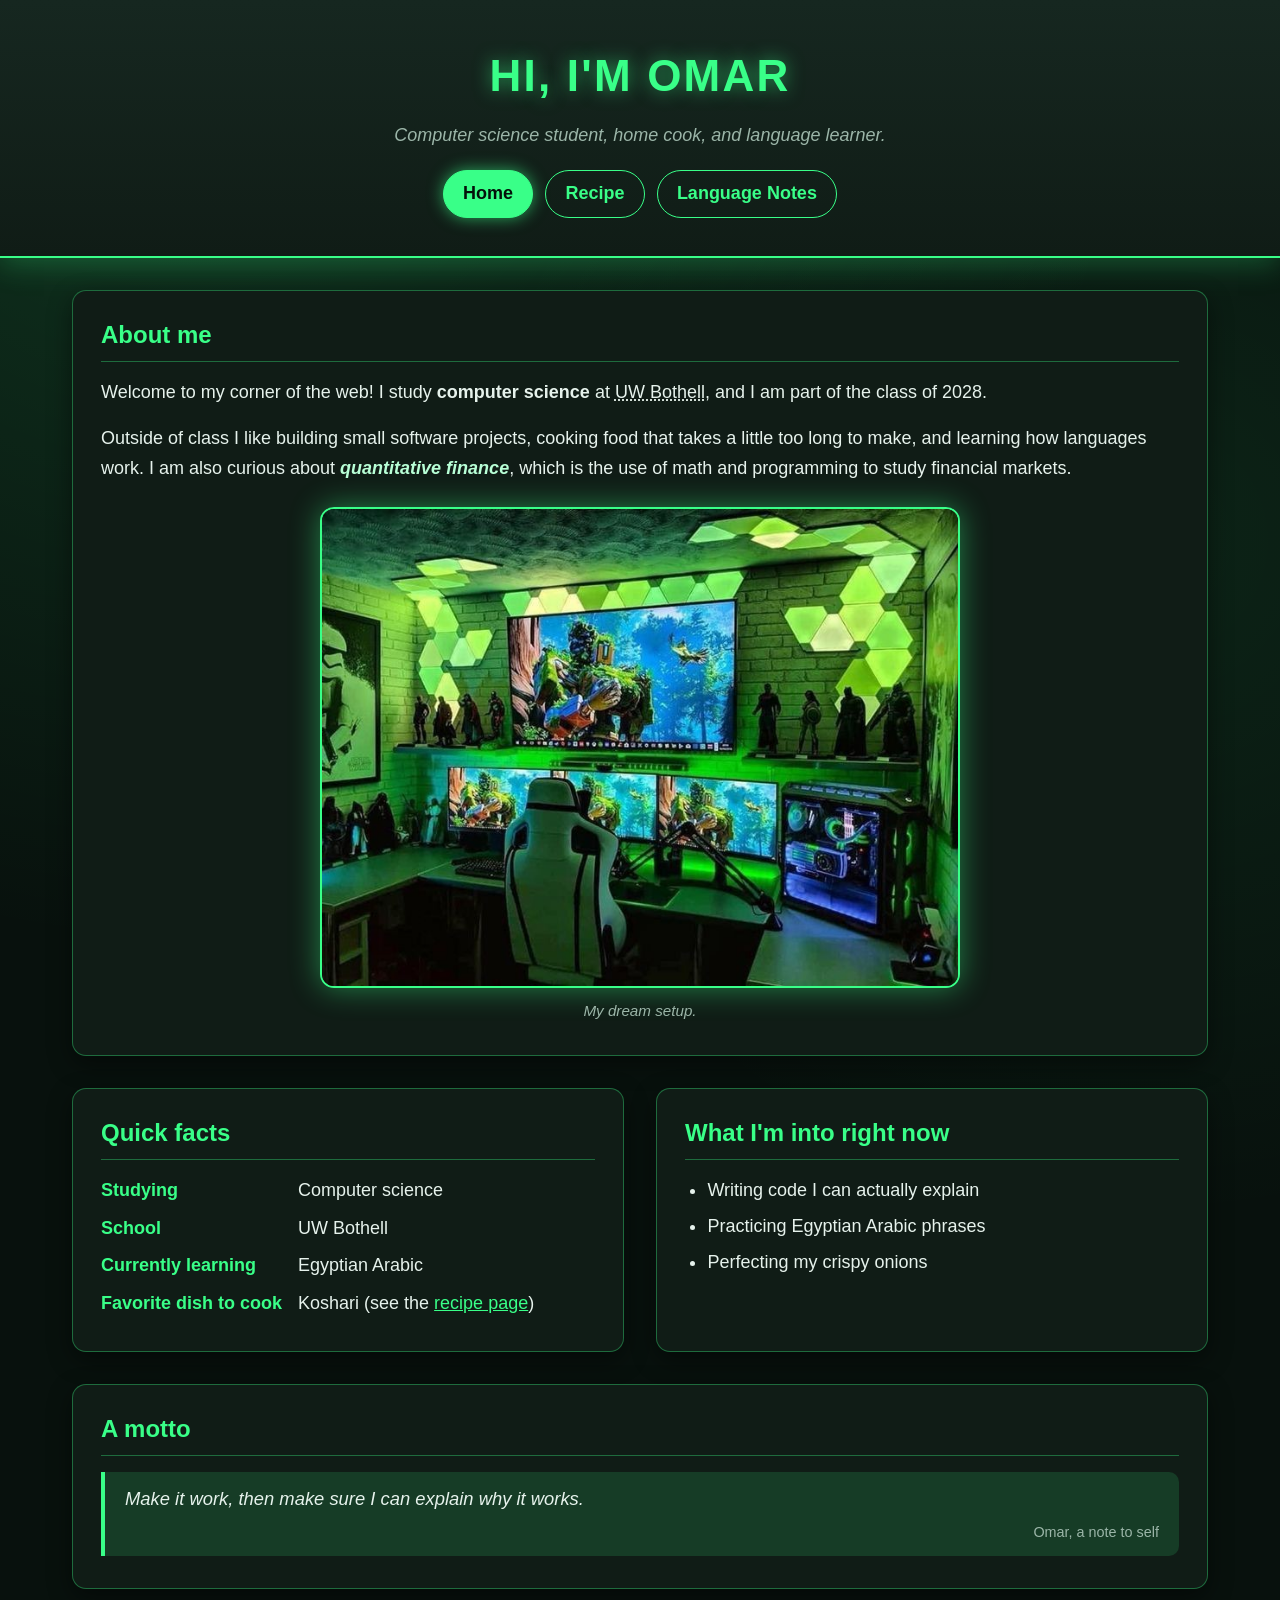
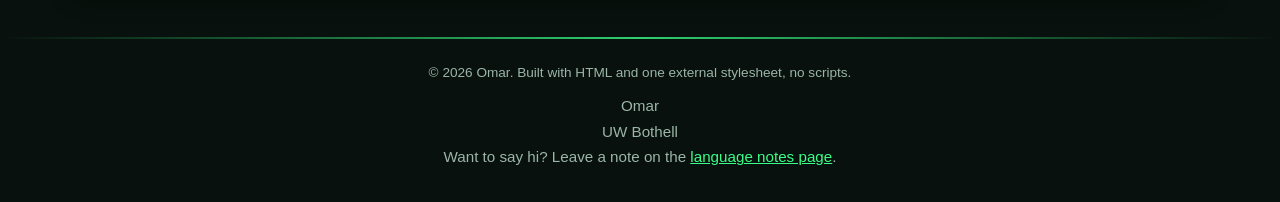
<file: index.html>
<!DOCTYPE html>
<html lang="en">
<head>
  <meta charset="utf-8">
  <meta name="viewport" content="width=device-width, initial-scale=1">
  <meta name="description" content="Omar's personal website: who I am, a koshari recipe, and my notes on learning Egyptian Arabic.">
  <title>Omar | Home</title>
  <link rel="stylesheet" href="styles.css">
</head>
<body>
  <header>
    <h1>Hi, I'm Omar</h1>
    <p><em>Computer science student, home cook, and language learner.</em></p>
    <nav>
      <ul>
        <li><a href="index.html" aria-current="page">Home</a></li>
        <li><a href="recipe.html">Recipe</a></li>
        <li><a href="notes.html">Language Notes</a></li>
      </ul>
    </nav>
  </header>

  <main>
    <section>
      <h2>About me</h2>
      <p>Welcome to my corner of the web! I study <strong>computer science</strong> at <abbr title="University of Washington Bothell">UW Bothell</abbr>, and I am part of the class of <time datetime="2028">2028</time>.</p>
      <p>Outside of class I like building small software projects, cooking food that takes a little too long to make, and learning how languages work. I am also curious about <dfn>quantitative finance</dfn>, which is the use of math and programming to study financial markets.</p>
      <figure>
        <img src="images/dream-setup.jpg" alt="A dream gaming room lit in green, with a huge wall-mounted screen, three monitors, a white gaming chair, a glowing PC tower, and collectible figures on the shelves" width="736" height="552">
        <figcaption>My dream setup.</figcaption>
      </figure>
    </section>

    <section>
      <h2>Quick facts</h2>
      <dl>
        <dt>Studying</dt>
        <dd>Computer science</dd>
        <dt>School</dt>
        <dd>UW Bothell</dd>
        <dt>Currently learning</dt>
        <dd>Egyptian Arabic</dd>
        <dt>Favorite dish to cook</dt>
        <dd>Koshari (see the <a href="recipe.html">recipe page</a>)</dd>
      </dl>
    </section>

    <aside>
      <h2>What I'm into right now</h2>
      <ul>
        <li>Writing code I can actually explain</li>
        <li>Practicing Egyptian Arabic phrases</li>
        <li>Perfecting my crispy onions</li>
      </ul>
    </aside>

    <section>
      <h2>A motto</h2>
      <blockquote>
        <p>Make it work, then make sure I can explain why it works.</p>
        <footer>Omar, a note to self</footer>
      </blockquote>
    </section>
  </main>

  <hr>

  <footer>
    <p><small>&copy; 2026 Omar. Built with HTML and one external stylesheet, no scripts.</small></p>
    <address>
      Omar<br>
      UW Bothell<br>
      Want to say hi? Leave a note on the <a href="notes.html">language notes page</a>.
    </address>
  </footer>
</body>
</html>
</file>
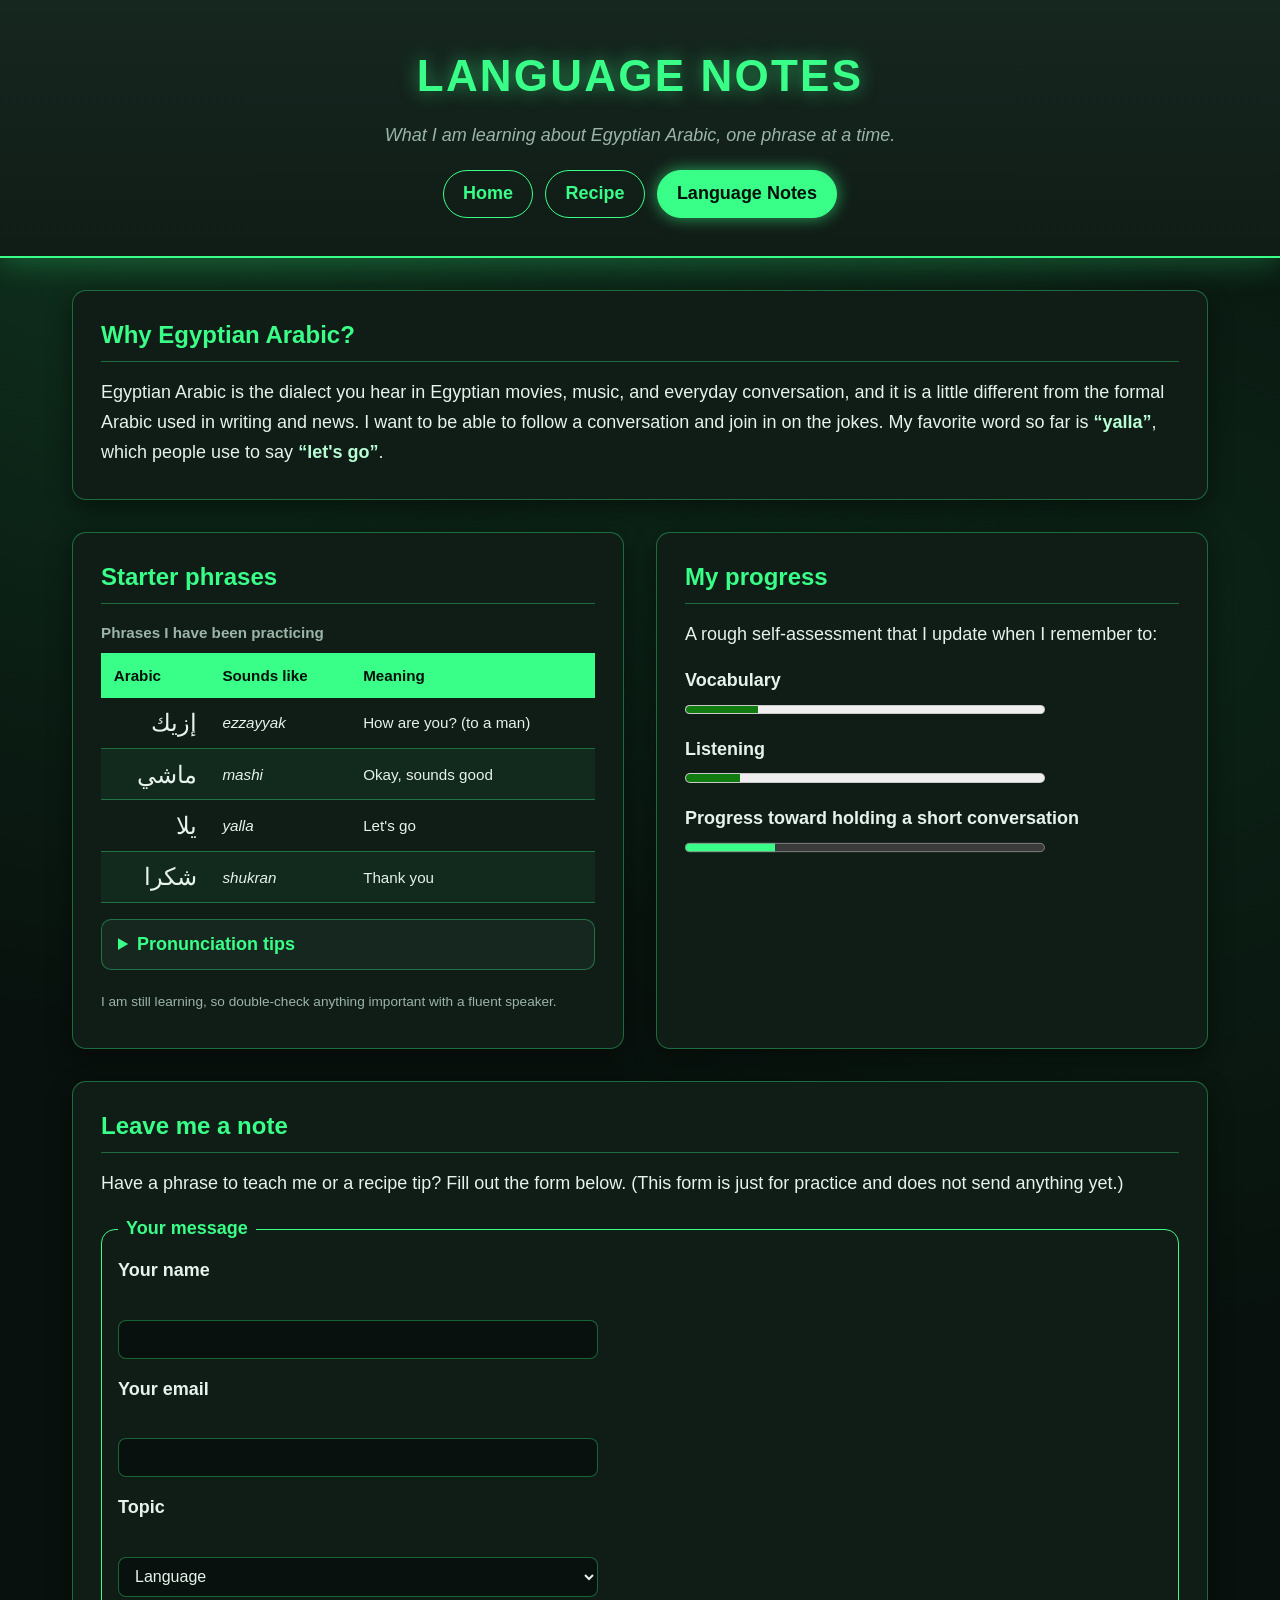
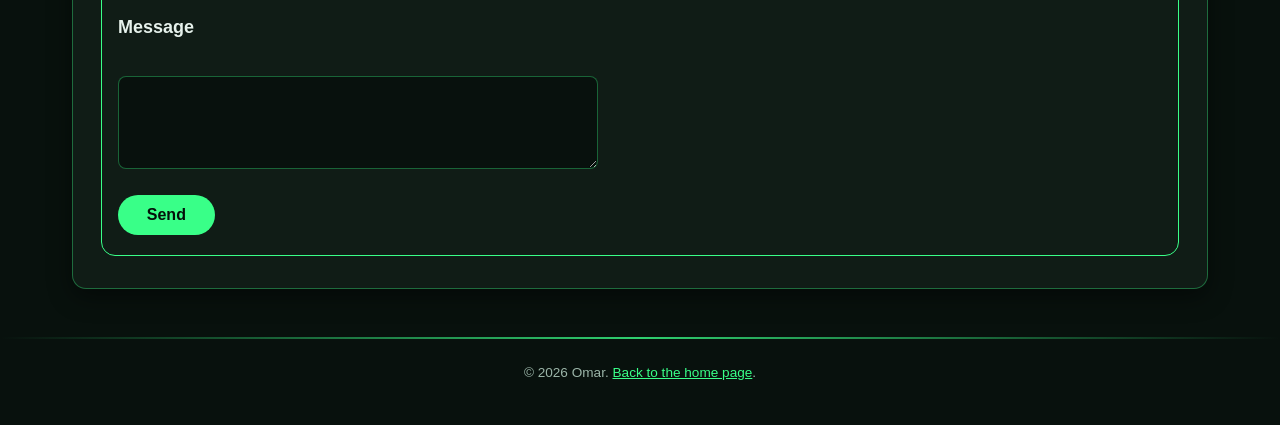
<file: notes.html>
<!DOCTYPE html>
<html lang="en">
<head>
  <meta charset="utf-8">
  <meta name="viewport" content="width=device-width, initial-scale=1">
  <meta name="description" content="My notes on learning Egyptian Arabic, with starter phrases and a place to leave me a note.">
  <title>Omar | Language Notes</title>
  <link rel="stylesheet" href="styles.css">
</head>
<body>
  <header>
    <h1>Language Notes</h1>
    <p><em>What I am learning about Egyptian Arabic, one phrase at a time.</em></p>
    <nav>
      <ul>
        <li><a href="index.html">Home</a></li>
        <li><a href="recipe.html">Recipe</a></li>
        <li><a href="notes.html" aria-current="page">Language Notes</a></li>
      </ul>
    </nav>
  </header>

  <main>
    <section>
      <h2>Why Egyptian Arabic?</h2>
      <p>Egyptian Arabic is the dialect you hear in Egyptian movies, music, and everyday conversation, and it is a little different from the formal Arabic used in writing and news. I want to be able to follow a conversation and join in on the jokes. My favorite word so far is <q>yalla</q>, which people use to say <q>let's go</q>.</p>
    </section>

    <section>
      <h2>Starter phrases</h2>
      <table>
        <caption>Phrases I have been practicing</caption>
        <thead>
          <tr>
            <th scope="col">Arabic</th>
            <th scope="col">Sounds like</th>
            <th scope="col">Meaning</th>
          </tr>
        </thead>
        <tbody>
          <tr>
            <td lang="ar" dir="rtl">إزيك</td>
            <td><i>ezzayyak</i></td>
            <td>How are you? (to a man)</td>
          </tr>
          <tr>
            <td lang="ar" dir="rtl">ماشي</td>
            <td><i>mashi</i></td>
            <td>Okay, sounds good</td>
          </tr>
          <tr>
            <td lang="ar" dir="rtl">يلا</td>
            <td><i>yalla</i></td>
            <td>Let's go</td>
          </tr>
          <tr>
            <td lang="ar" dir="rtl">شكرا</td>
            <td><i>shukran</i></td>
            <td>Thank you</td>
          </tr>
        </tbody>
      </table>
      <details>
        <summary>Pronunciation tips</summary>
        <ul>
          <li>Say the sounds out loud, even when it feels silly.</li>
          <li>Arabic is written from right to left, so the first letter is on the right.</li>
          <li>Listen to native speakers and copy their rhythm.</li>
        </ul>
      </details>
      <p><small>I am still learning, so double-check anything important with a fluent speaker.</small></p>
    </section>

    <section>
      <h2>My progress</h2>
      <p>A rough self-assessment that I update when I remember to:</p>
      <p>
        <label for="vocab">Vocabulary</label>
        <meter id="vocab" min="0" max="100" value="20">20%</meter>
      </p>
      <p>
        <label for="listening">Listening</label>
        <meter id="listening" min="0" max="100" value="15">15%</meter>
      </p>
      <p>
        <label for="goal">Progress toward holding a short conversation</label>
        <progress id="goal" max="100" value="25">25%</progress>
      </p>
    </section>

    <section>
      <h2>Leave me a note</h2>
      <p>Have a phrase to teach me or a recipe tip? Fill out the form below. (This form is just for practice and does not send anything yet.)</p>
      <form>
        <fieldset>
          <legend>Your message</legend>
          <p>
            <label for="name">Your name</label><br>
            <input type="text" id="name" name="name">
          </p>
          <p>
            <label for="email">Your email</label><br>
            <input type="email" id="email" name="email">
          </p>
          <p>
            <label for="topic">Topic</label><br>
            <select id="topic" name="topic">
              <option value="language">Language</option>
              <option value="food">Food</option>
              <option value="school">School</option>
              <option value="other">Something else</option>
            </select>
          </p>
          <p>
            <label for="message">Message</label><br>
            <textarea id="message" name="message" rows="4" cols="40"></textarea>
          </p>
          <p>
            <button type="submit">Send</button>
          </p>
        </fieldset>
      </form>
    </section>
  </main>

  <hr>

  <footer>
    <p><small>&copy; 2026 Omar. <a href="index.html">Back to the home page</a>.</small></p>
  </footer>
</body>
</html>
</file>
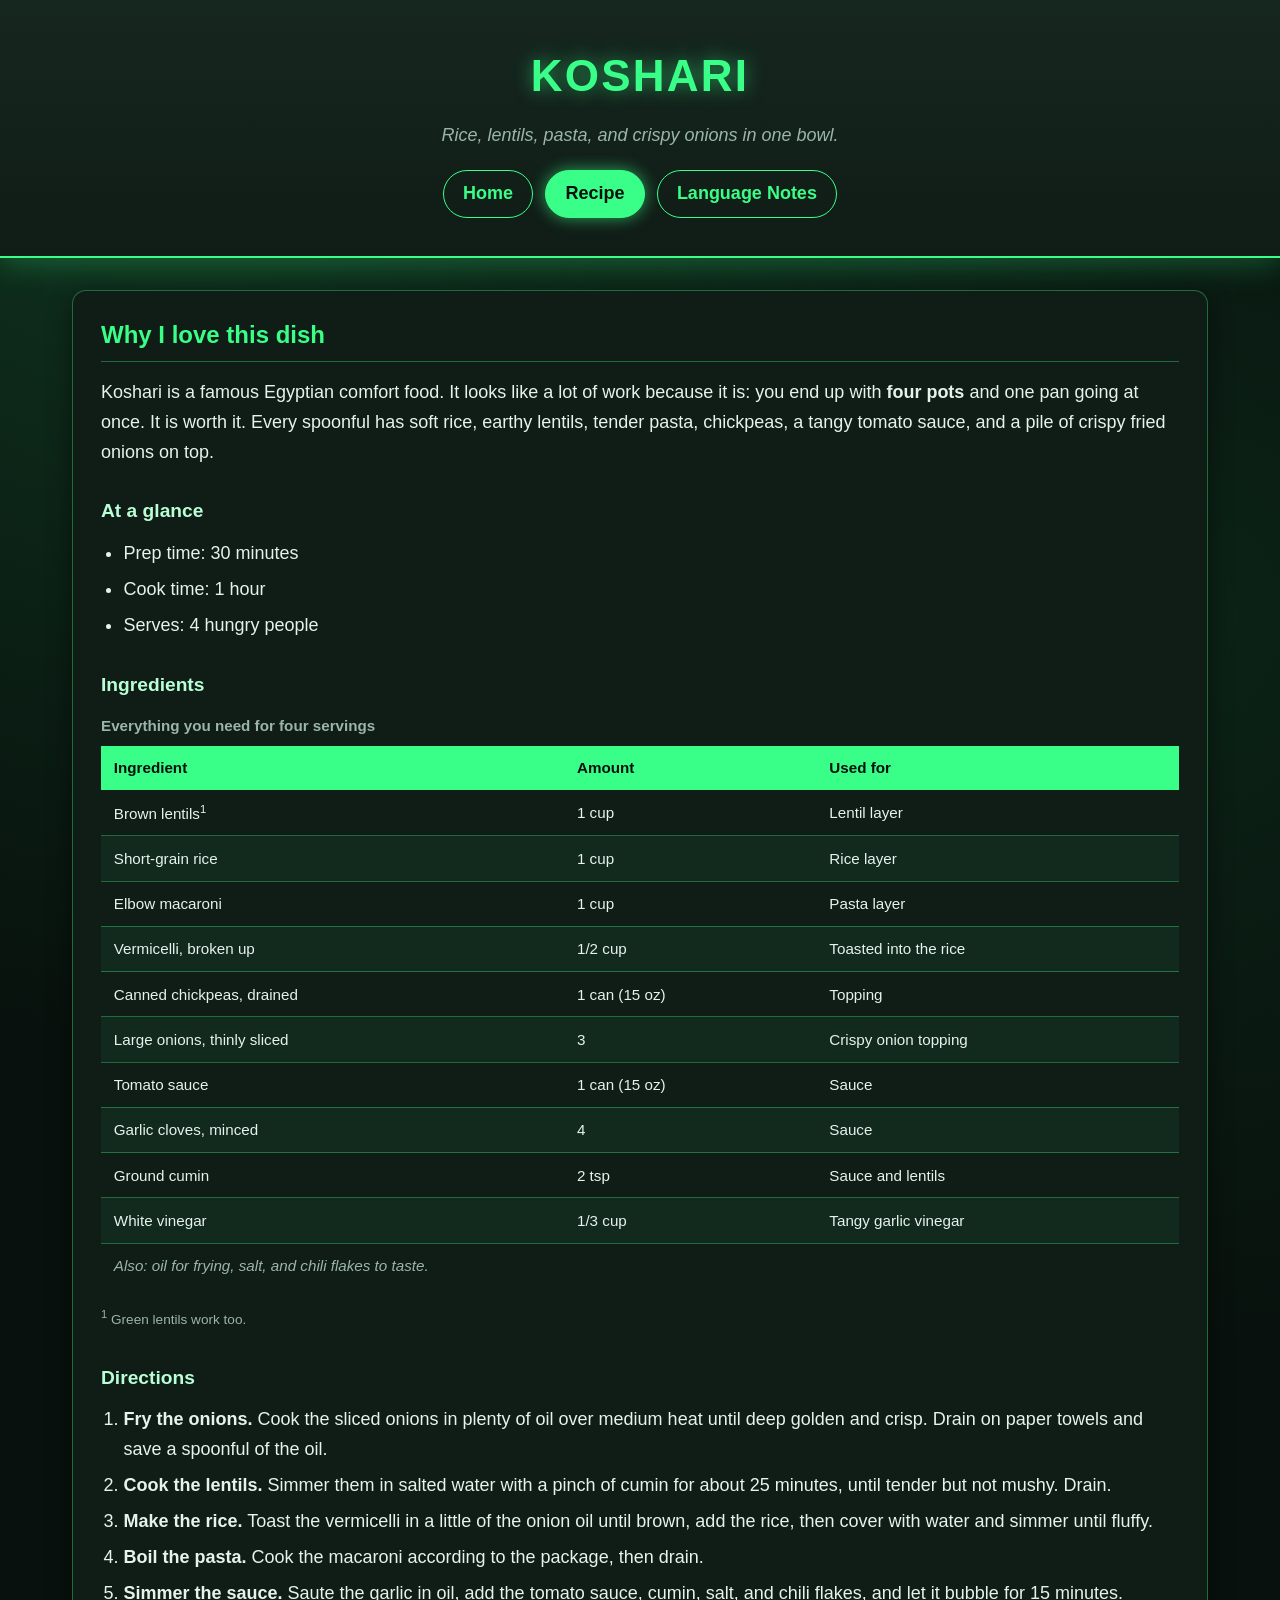
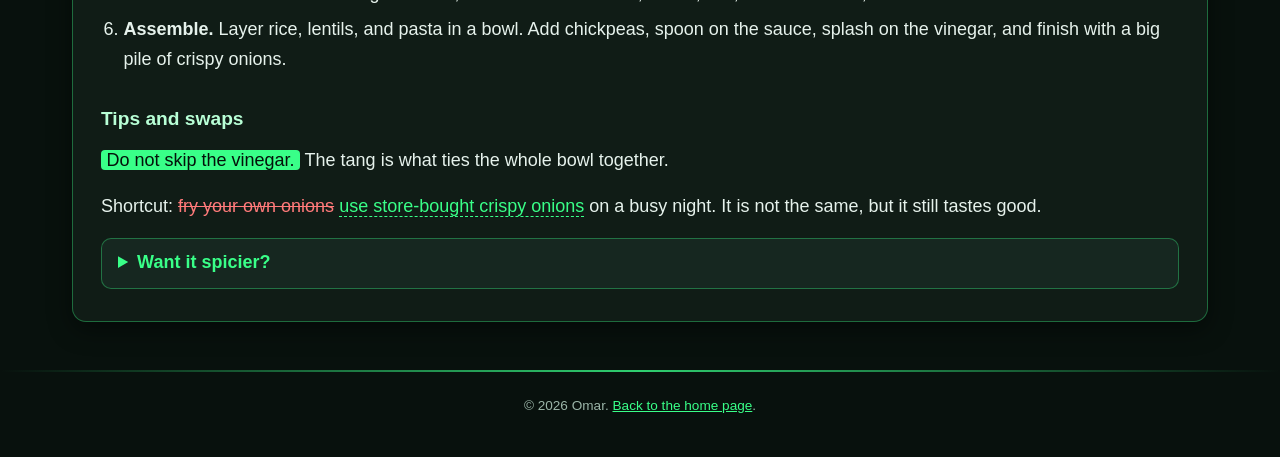
<file: recipe.html>
<!DOCTYPE html>
<html lang="en">
<head>
  <meta charset="utf-8">
  <meta name="viewport" content="width=device-width, initial-scale=1">
  <meta name="description" content="A koshari recipe: rice, lentils, pasta, chickpeas, spicy tomato sauce, and crispy onions.">
  <title>Omar | Koshari Recipe</title>
  <link rel="stylesheet" href="styles.css">
</head>
<body>
  <header>
    <h1>Koshari</h1>
    <p><em>Rice, lentils, pasta, and crispy onions in one bowl.</em></p>
    <nav>
      <ul>
        <li><a href="index.html">Home</a></li>
        <li><a href="recipe.html" aria-current="page">Recipe</a></li>
        <li><a href="notes.html">Language Notes</a></li>
      </ul>
    </nav>
  </header>

  <main>
    <article>
      <h2>Why I love this dish</h2>
      <p>Koshari is a famous Egyptian comfort food. It looks like a lot of work because it is: you end up with <strong>four pots</strong> and one pan going at once. It is worth it. Every spoonful has soft rice, earthy lentils, tender pasta, chickpeas, a tangy tomato sauce, and a pile of crispy fried onions on top.</p>

      <section>
        <h3>At a glance</h3>
        <ul>
          <li>Prep time: <time datetime="PT30M">30 minutes</time></li>
          <li>Cook time: <time datetime="PT1H">1 hour</time></li>
          <li>Serves: 4 hungry people</li>
        </ul>
      </section>

      <section>
        <h3>Ingredients</h3>
        <table>
          <caption>Everything you need for four servings</caption>
          <thead>
            <tr>
              <th scope="col">Ingredient</th>
              <th scope="col">Amount</th>
              <th scope="col">Used for</th>
            </tr>
          </thead>
          <tbody>
            <tr>
              <td>Brown lentils<sup>1</sup></td>
              <td>1 cup</td>
              <td>Lentil layer</td>
            </tr>
            <tr>
              <td>Short-grain rice</td>
              <td>1 cup</td>
              <td>Rice layer</td>
            </tr>
            <tr>
              <td>Elbow macaroni</td>
              <td>1 cup</td>
              <td>Pasta layer</td>
            </tr>
            <tr>
              <td>Vermicelli, broken up</td>
              <td>1/2 cup</td>
              <td>Toasted into the rice</td>
            </tr>
            <tr>
              <td>Canned chickpeas, drained</td>
              <td>1 can (15 oz)</td>
              <td>Topping</td>
            </tr>
            <tr>
              <td>Large onions, thinly sliced</td>
              <td>3</td>
              <td>Crispy onion topping</td>
            </tr>
            <tr>
              <td>Tomato sauce</td>
              <td>1 can (15 oz)</td>
              <td>Sauce</td>
            </tr>
            <tr>
              <td>Garlic cloves, minced</td>
              <td>4</td>
              <td>Sauce</td>
            </tr>
            <tr>
              <td>Ground cumin</td>
              <td>2 tsp</td>
              <td>Sauce and lentils</td>
            </tr>
            <tr>
              <td>White vinegar</td>
              <td>1/3 cup</td>
              <td>Tangy garlic vinegar</td>
            </tr>
          </tbody>
          <tfoot>
            <tr>
              <td colspan="3">Also: oil for frying, salt, and chili flakes to taste.</td>
            </tr>
          </tfoot>
        </table>
        <p><small><sup>1</sup> Green lentils work too.</small></p>
      </section>

      <section>
        <h3>Directions</h3>
        <ol>
          <li><strong>Fry the onions.</strong> Cook the sliced onions in plenty of oil over medium heat until deep golden and crisp. Drain on paper towels and save a spoonful of the oil.</li>
          <li><strong>Cook the lentils.</strong> Simmer them in salted water with a pinch of cumin for about 25 minutes, until tender but not mushy. Drain.</li>
          <li><strong>Make the rice.</strong> Toast the vermicelli in a little of the onion oil until brown, add the rice, then cover with water and simmer until fluffy.</li>
          <li><strong>Boil the pasta.</strong> Cook the macaroni according to the package, then drain.</li>
          <li><strong>Simmer the sauce.</strong> Saute the garlic in oil, add the tomato sauce, cumin, salt, and chili flakes, and let it bubble for 15 minutes.</li>
          <li><strong>Assemble.</strong> Layer rice, lentils, and pasta in a bowl. Add chickpeas, spoon on the sauce, splash on the vinegar, and finish with a big pile of crispy onions.</li>
        </ol>
      </section>

      <section>
        <h3>Tips and swaps</h3>
        <p><mark>Do not skip the vinegar.</mark> The tang is what ties the whole bowl together.</p>
        <p>Shortcut: <del>fry your own onions</del> <ins>use store-bought crispy onions</ins> on a busy night. It is not the same, but it still tastes good.</p>
        <details>
          <summary>Want it spicier?</summary>
          <p>Stir a spoonful of chili flakes into the tomato sauce, or fry a few chilies with the onions.</p>
        </details>
      </section>
    </article>
  </main>

  <hr>

  <footer>
    <p><small>&copy; 2026 Omar. <a href="index.html">Back to the home page</a>.</small></p>
  </footer>
</body>
</html>
</file>
<file: styles.css>
/* Omar's personal site: one external stylesheet shared by all three pages.
   Dark theme with a neon green accent to match the dream setup photo.
   Mobile first: the base rules are the phone layout, and the media queries
   at the bottom widen the layout for tablets and desktops. */

:root {
  --bg: #08110d;
  --surface: #101c16;
  --surface-alt: #162720;
  --text: #e6f2ec;
  --muted: #9bb5a8;
  --accent: #39ff88;
  --accent-soft: rgba(57, 255, 136, 0.14);
  --line: rgba(57, 255, 136, 0.35);
  --danger: #ff7a7a;
  --radius: 14px;
}

/* ---------- Base ---------- */

* {
  box-sizing: border-box;
}

html {
  font-size: 100%;
}

body {
  display: flex;
  flex-direction: column;
  min-height: 100vh;
  margin: 0;
  font-family: "Segoe UI", Roboto, "Helvetica Neue", Arial, sans-serif;
  font-size: 1.0625rem;
  line-height: 1.65;
  color: var(--text);
  background-color: var(--bg);
  background-image: radial-gradient(circle at 15% 0%, rgba(57, 255, 136, 0.16), transparent 45%),
    radial-gradient(circle at 90% 30%, rgba(57, 255, 136, 0.08), transparent 40%);
  background-repeat: no-repeat;
}

a {
  color: var(--accent);
  text-decoration: underline;
  transition: color 0.2s ease;
}

a:hover,
a:focus {
  color: #ffffff;
}

img {
  display: block;
  max-width: 100%;
  height: auto;
}

p {
  margin: 0 0 1rem;
}

/* ---------- Header and navigation ---------- */

header {
  padding: 2rem 1rem 1.5rem;
  text-align: center;
  background-color: var(--surface);
  background-image: linear-gradient(180deg, var(--surface-alt), var(--surface));
  border-bottom: 2px solid var(--accent);
  box-shadow: 0 6px 28px rgba(57, 255, 136, 0.25);
}

h1 {
  margin: 0 0 0.5rem;
  font-size: 2rem;
  font-weight: 800;
  letter-spacing: 0.05em;
  text-transform: uppercase;
  color: var(--accent);
  text-shadow: 0 0 18px rgba(57, 255, 136, 0.55);
}

header p {
  margin: 0;
  color: var(--muted);
}

nav ul {
  display: flex;
  flex-wrap: wrap;
  justify-content: center;
  gap: 0.75rem;
  margin: 1.25rem 0 0;
  padding: 0;
  list-style: none;
}

nav a {
  display: inline-block;
  padding: 0.5rem 1.2rem;
  font-weight: 600;
  text-decoration: none;
  color: var(--accent);
  border: 1px solid var(--accent);
  border-radius: 999px;
  transition: background-color 0.2s ease, color 0.2s ease, transform 0.2s ease;
}

nav a:hover,
nav a:focus {
  color: #04110a;
  background-color: var(--accent);
  transform: translateY(-2px);
  outline: 2px solid #ffffff;
  outline-offset: 3px;
}

nav a[aria-current="page"] {
  color: #04110a;
  background-color: var(--accent);
  box-shadow: 0 0 16px rgba(57, 255, 136, 0.6);
}

/* ---------- Main layout ---------- */

main {
  display: grid;
  grid-template-columns: 1fr;
  gap: 1.5rem;
  flex: 1 0 auto;
  width: 100%;
  max-width: 1100px;
  margin: 0 auto;
  padding: 1.5rem 1rem;
}

main > section,
main > aside,
main > article {
  min-width: 0;
  padding: 1.25rem 1.25rem 0.75rem;
  background-color: var(--surface);
  border: 1px solid var(--line);
  border-radius: var(--radius);
  box-shadow: 0 8px 24px rgba(0, 0, 0, 0.45);
}

article section {
  margin-top: 1.75rem;
}

h2 {
  margin: 0 0 1rem;
  padding-bottom: 0.4rem;
  font-size: 1.5rem;
  color: var(--accent);
  border-bottom: 1px solid var(--line);
}

h3 {
  margin: 0 0 0.75rem;
  font-size: 1.2rem;
  color: #b8ffd6;
}

/* ---------- Figure ---------- */

figure {
  max-width: 640px;
  margin: 1.5rem auto 1rem;
}

figure img {
  width: 100%;
  object-fit: cover;
  border: 2px solid var(--accent);
  border-radius: var(--radius);
  box-shadow: 0 0 30px rgba(57, 255, 136, 0.45);
}

figcaption {
  margin-top: 0.6rem;
  font-size: 0.95rem;
  font-style: italic;
  text-align: center;
  color: var(--muted);
}

/* ---------- Text details ---------- */

dl {
  display: grid;
  grid-template-columns: auto 1fr;
  gap: 0.5rem 1rem;
  margin: 0 0 1rem;
}

dt {
  font-weight: 700;
  color: var(--accent);
}

dd {
  margin: 0;
}

ul,
ol {
  margin: 0 0 1rem;
  padding-left: 1.4rem;
}

li {
  margin-bottom: 0.4rem;
}

blockquote {
  margin: 0 0 1rem;
  padding: 0.75rem 1.25rem;
  font-style: italic;
  background-color: var(--accent-soft);
  border-left: 4px solid var(--accent);
  border-radius: 0 10px 10px 0;
}

blockquote p {
  margin-bottom: 0.4rem;
  font-size: 1.15rem;
}

blockquote footer {
  font-size: 0.9rem;
  font-style: normal;
  text-align: right;
  color: var(--muted);
}

abbr {
  text-decoration: underline dotted;
  cursor: help;
}

dfn {
  font-weight: 600;
  font-style: italic;
  color: #b8ffd6;
}

mark {
  padding: 0 0.3em;
  color: #04110a;
  background-color: var(--accent);
  border-radius: 4px;
}

del {
  color: var(--danger);
}

ins {
  color: var(--accent);
  text-decoration: none;
  border-bottom: 1px dashed var(--accent);
}

q {
  font-weight: 600;
  color: #b8ffd6;
}

small {
  font-size: 0.85rem;
  color: var(--muted);
}

sup {
  font-size: 0.7rem;
  vertical-align: super;
}

address {
  font-style: normal;
  line-height: 1.7;
}

details {
  margin: 0 0 1rem;
  padding: 0.6rem 1rem;
  background-color: var(--surface-alt);
  border: 1px solid var(--line);
  border-radius: 10px;
}

summary {
  font-weight: 600;
  color: var(--accent);
  cursor: pointer;
}

details[open] summary {
  margin-bottom: 0.5rem;
}

/* ---------- Tables ---------- */

table {
  width: 100%;
  margin: 0 0 1rem;
  font-size: 0.95rem;
  border-collapse: collapse;
}

caption {
  padding-bottom: 0.5rem;
  font-weight: 600;
  text-align: left;
  color: var(--muted);
  caption-side: top;
}

th {
  padding: 0.6rem 0.8rem;
  text-align: left;
  color: #04110a;
  background-color: var(--accent);
}

td {
  padding: 0.6rem 0.8rem;
  border-bottom: 1px solid var(--line);
  overflow-wrap: break-word;
}

tbody tr:nth-child(even) {
  background-color: rgba(57, 255, 136, 0.06);
}

tbody tr:hover {
  background-color: var(--accent-soft);
}

tfoot td {
  font-style: italic;
  color: var(--muted);
  border-bottom: 0;
}

td[lang="ar"] {
  font-size: 1.5rem;
  line-height: 1.3;
}

/* ---------- Progress bars and form ---------- */

label {
  display: block;
  margin-bottom: 0.25rem;
  font-weight: 600;
}

meter,
progress {
  display: block;
  width: 100%;
  max-width: 360px;
  height: 1.2rem;
  margin-bottom: 1rem;
  accent-color: var(--accent);
}

fieldset {
  min-width: 0;
  margin: 0 0 1rem;
  padding: 0.75rem 1rem 0.25rem;
  border: 1px solid var(--accent);
  border-radius: var(--radius);
}

legend {
  padding: 0 0.5rem;
  font-weight: 700;
  color: var(--accent);
}

input,
select,
textarea {
  width: 100%;
  max-width: 480px;
  padding: 0.6rem 0.75rem;
  font-family: inherit;
  font-size: 1rem;
  color: var(--text);
  background-color: var(--bg);
  border: 1px solid var(--line);
  border-radius: 8px;
  transition: border-color 0.2s ease, box-shadow 0.2s ease;
}

input:focus,
select:focus,
textarea:focus {
  border-color: var(--accent);
  outline: none;
  box-shadow: 0 0 0 3px rgba(57, 255, 136, 0.35);
}

textarea {
  resize: vertical;
}

button {
  padding: 0.7rem 1.8rem;
  font-family: inherit;
  font-size: 1rem;
  font-weight: 700;
  color: #04110a;
  background-color: var(--accent);
  border: 0;
  border-radius: 999px;
  cursor: pointer;
  transition: transform 0.2s ease, box-shadow 0.2s ease;
}

button:hover,
button:focus {
  transform: translateY(-2px);
  box-shadow: 0 0 20px rgba(57, 255, 136, 0.7);
}

/* ---------- Footer ---------- */

hr {
  width: 100%;
  height: 2px;
  margin: 1rem 0 0;
  background-image: linear-gradient(90deg, transparent, var(--accent), transparent);
  border: 0;
  opacity: 0.8;
}

body > footer {
  padding: 1.25rem 1rem 2rem;
  font-size: 0.95rem;
  text-align: center;
  color: var(--muted);
}

body > footer p {
  margin-bottom: 0.5rem;
}

/* ---------- Small phones ---------- */

@media (max-width: 480px) {
  body {
    font-size: 1rem;
  }

  h1 {
    font-size: 1.6rem;
    letter-spacing: 0.02em;
  }

  main {
    gap: 1rem;
    padding: 1rem 0.75rem;
  }

  main > section,
  main > aside,
  main > article {
    padding: 1rem 1rem 0.5rem;
  }

  nav a {
    padding: 0.45rem 0.9rem;
    font-size: 0.95rem;
  }

  table {
    font-size: 0.85rem;
  }

  th,
  td {
    padding: 0.45rem 0.5rem;
  }

  dl {
    grid-template-columns: 1fr;
    gap: 0.1rem;
  }

  dd {
    margin-bottom: 0.6rem;
  }
}

/* ---------- Tablets and desktops ---------- */

@media (min-width: 800px) {
  header {
    padding: 2.5rem 2rem 2rem;
  }

  h1 {
    font-size: 2.75rem;
  }

  main {
    grid-template-columns: repeat(2, 1fr);
    gap: 2rem;
    padding: 2rem;
  }

  main > section:first-child,
  main > article,
  main > :last-child {
    grid-column: 1 / -1;
  }

  main > section,
  main > aside,
  main > article {
    padding: 1.5rem 1.75rem 1rem;
  }
}

@media (min-width: 1200px) {
  body {
    font-size: 1.125rem;
  }

  main {
    max-width: 1200px;
  }
}
</file>
